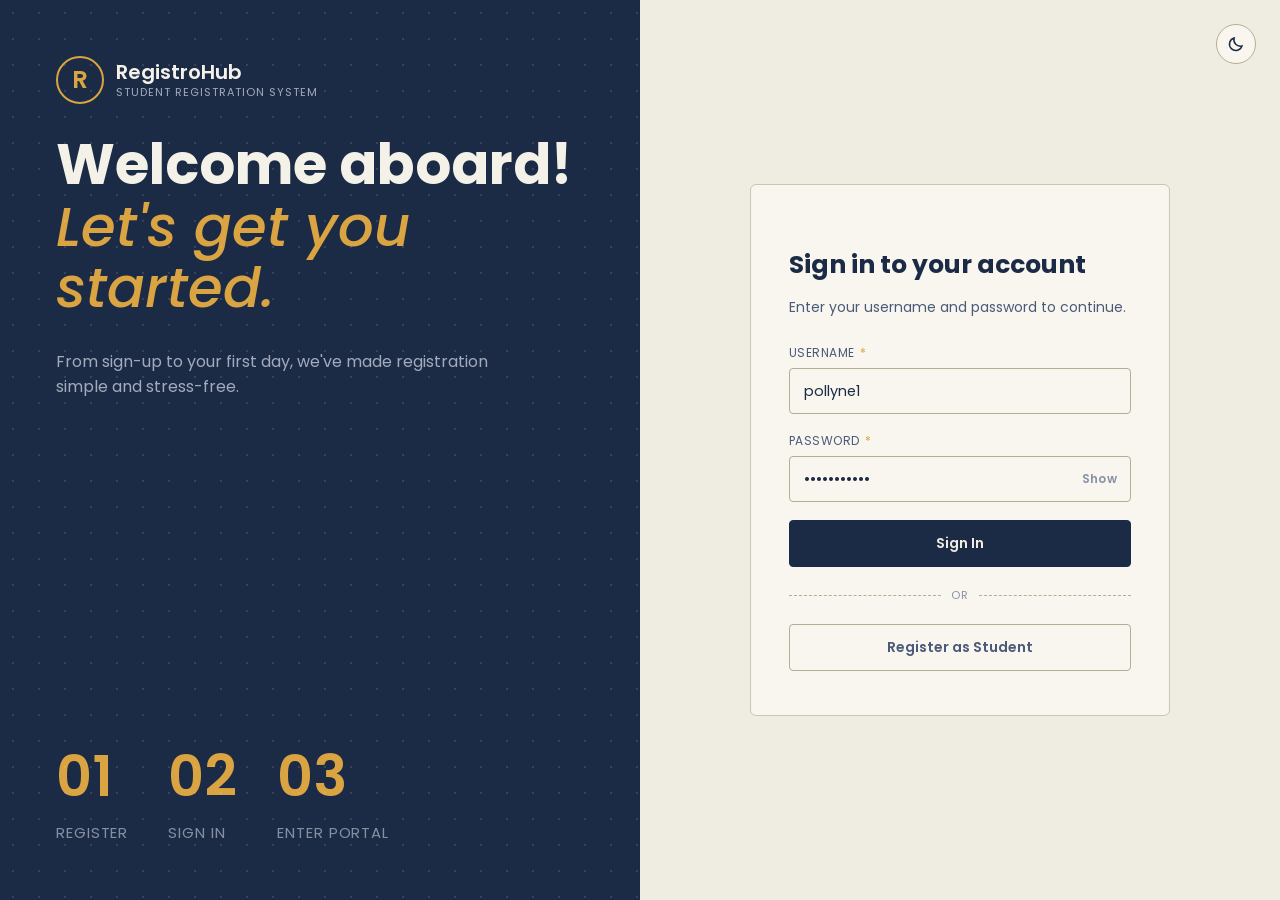
<file: Registrohub/index.html>
<!DOCTYPE html>
<html lang="en">

<head>
    <meta charset="UTF-8">
    <meta name="viewport" content="width=device-width, initial-scale=1.0">
    <title>Student Registration System</title>
    <link rel="stylesheet" href="style.css">
    <script src="theme.js"></script>
</head>

<body>

    <button id="theme-toggle-btn" class="theme-toggle theme-toggle-fixed" aria-label="Toggle theme"></button>

    <div class="login-shell">

        <section class="login-left">
            <div class="login-left-top">
                <div class="brand">
                    <span class="brand-mark">R</span>
                    <span class="brand-text">RegistroHub<small>STUDENT REGISTRATION SYSTEM</small></span>
                </div>
                <h1>Welcome aboard! <em>Let's get you started.</em></h1>
                <p>From sign-up to your first day, we've made registration simple and stress-free.</p>
            </div>
            <div class="hero-stats">
                <div class="hero-stat">
                    <div class="stat-value">01</div>
                    <div class="stat-label">REGISTER</div>
                </div>
                <div class="hero-stat">
                    <div class="stat-value">02</div>
                    <div class="stat-label">SIGN IN</div>
                </div>
                <div class="hero-stat">
                    <div class="stat-value">03</div>
                    <div class="stat-label">ENTER PORTAL</div>
                </div>
            </div>
        </section>

        <section class="login-right">
            <div class="card login-card">
                <div class="login-card-head">
                    <h2>Sign in to your account</h2>
                    <p>Enter your username and password to continue.</p>
                </div>

                <form class="loginform">
                    <div class="field">
                        <label for="username_input">Username <span class="req">*</span></label>
                        <input class="input" type="text" id="username_input" value="pollyne1" placeholder="Enter your username" required>
                    </div>

                    <div class="field">
                        <label for="password_input">Password <span class="req">*</span></label>
                        <div class="password-wrapper">
                            <input class="input" type="password" id="password_input" value="Poll1yne12!"   placeholder="••••••••••••" required>
                            <button type="button" id="toggle-password-btn" class="toggle-password-btn" aria-label="Show password">Show</button>
                        </div>
                    </div>

                    <button type="button" id="login-btn" class="btn btn-primary btn-block">Sign In</button>
                </form>

                <div class="divider-note">OR</div>

                <button type="button" id="reg-btn" class="btn btn-ghost btn-block">Register as Student</button>

                <h3 class="login-feedback" id="login-feedback"></h3>
            </div>
        </section>

    </div>

    <script src="login.js"></script>
</body>

</html>
</file>
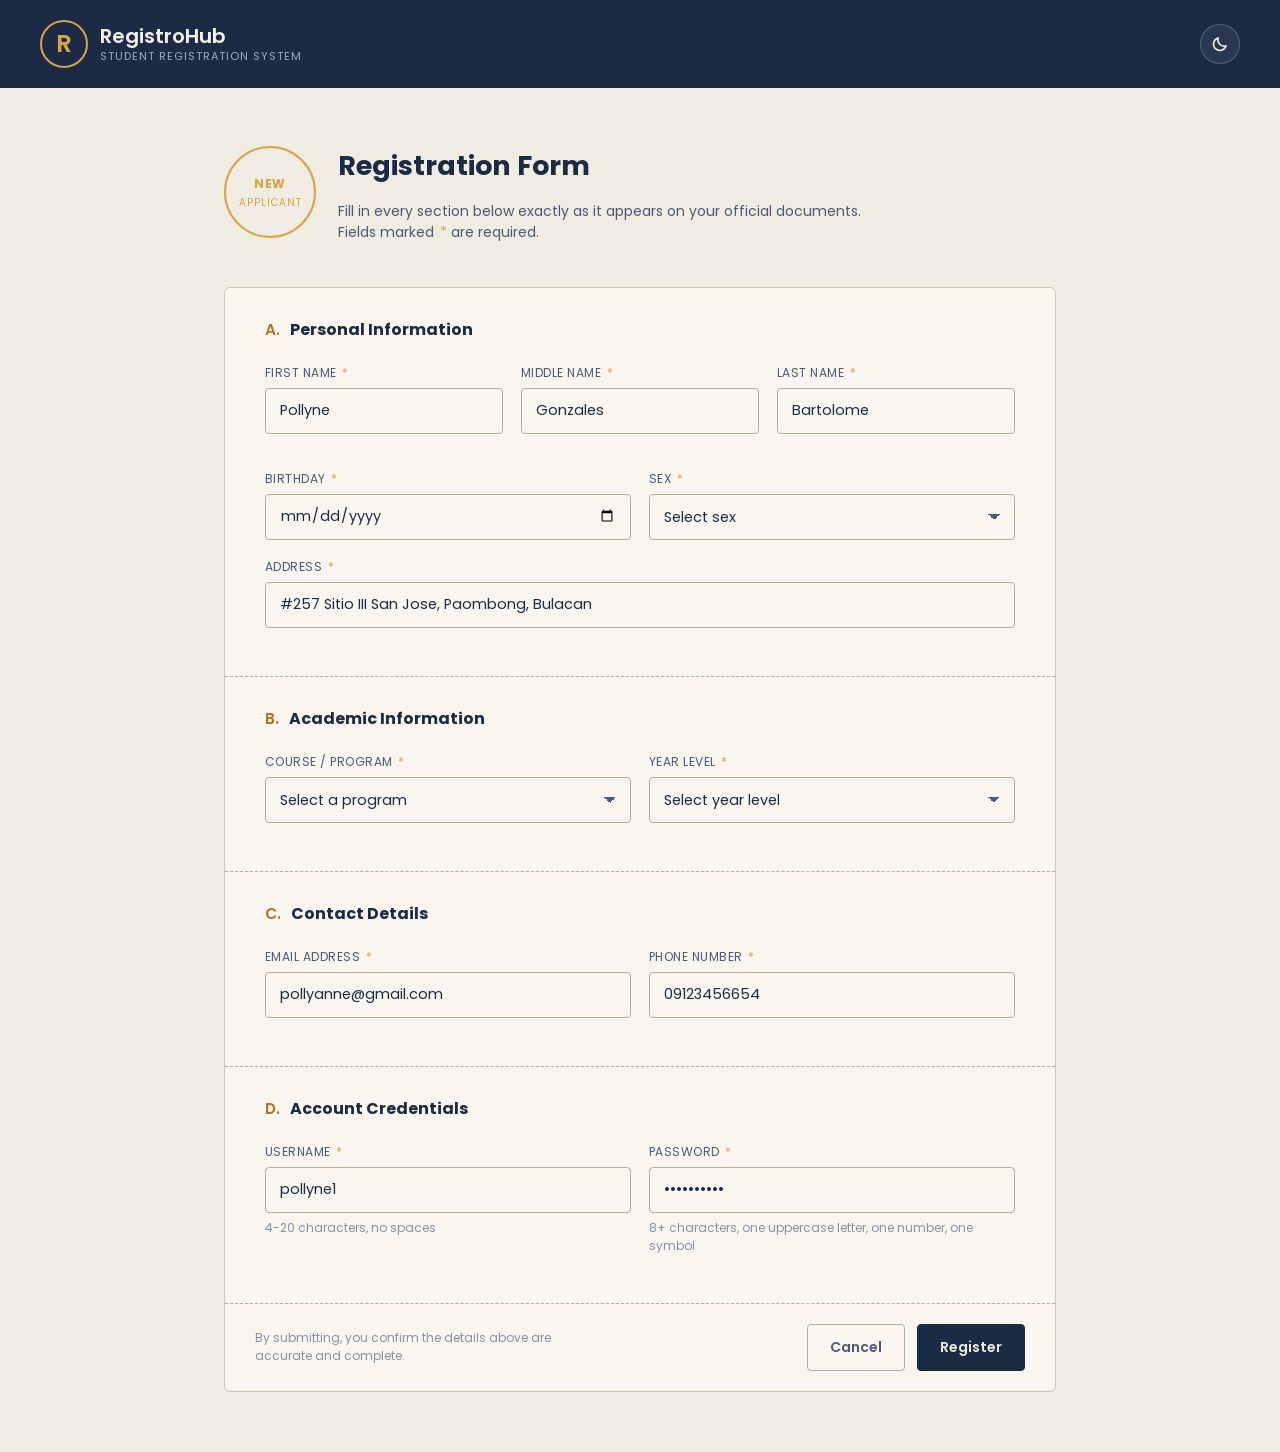
<file: Registrohub/registration.html>
<!DOCTYPE html>
<html lang="en">

<head>
    <meta charset="UTF-8">
    <meta name="viewport" content="width=device-width, initial-scale=1.0">
    <title>Student Registration System</title>
    <link rel="stylesheet" href="style.css">
    <script src="theme.js"></script>
</head>

<body>

    <div class="register-shell">

        <div class="register-topbar">
            <div class="brand">
                <span class="brand-mark">R</span>
                <span class="brand-text">RegistroHub<small>STUDENT REGISTRATION SYSTEM</small></span>
            </div>

            <button id="theme-toggle-btn" class="theme-toggle theme-toggle-on-panel" aria-label="Toggle theme"></button>
        </div>

        <div class="register-wrap">

            <div class="register-head">
                <div class="stamp">
                    <span class="stamp-main">NEW</span>
                    <span class="stamp-sub">APPLICANT</span>
                </div>
                <div>
                    <h1>Registration Form</h1>
                    <p>Fill in every section below exactly as it appears on your official documents. Fields marked
                        <span class="req">*</span> are required.
                    </p>
                </div>
            </div>

            <div class="card">
                <form id="reg-form">

                    <div class="form-section">
                        <div class="section-head">
                            <span class="section-letter">A.</span>
                            <h3>Personal Information</h3>
                        </div>

                        <div class="field-row field-row-3">
                            <div class="field">
                                <label for="fname">First Name <span class="req">*</span></label>
                                <input class="input" type="text" id="fname" value="Pollyne" placeholder="Juan" required>
                            </div>
                            <div class="field">
                                <label for="mname">Middle Name <span class="req">*</span></label>
                                <input class="input" type="text" value="Gonzales" id="mname" placeholder="Santos" required>
                            </div>
                            <div class="field">
                                <label for="lname">Last Name <span class="req">*</span></label>
                                <input class="input" type="text" id="lname" value="Bartolome" placeholder="Dela Cruz" required>
                            </div>
                        </div>

                        <div class="field-row">
                            <div class="field">
                                <label for="bdate">Birthday <span class="req">*</span></label>
                                <input class="input" type="date" id="bdate" required>
                            </div>
                            <div class="field">
                                <label for="sex">Sex <span class="req">*</span></label>
                                <select class="input" id="sex" required>
                                    <option value="">Select sex</option>
                                    <option value="Male">Male</option>
                                    <option value="Female">Female</option>
                                </select>
                            </div>
                        </div>

                        <div class="field">
                            <label for="address">Address <span class="req">*</span></label>
                            <input class="input" type="text" id="address" value="#257 Sitio III San Jose, Paombong, Bulacan"
                                placeholder="House No., Street, Barangay, City, Province" required>
                        </div>
                    </div>

                    <div class="form-section">
                        <div class="section-head">
                            <span class="section-letter">B.</span>
                            <h3>Academic Information</h3>
                        </div>

                        <div class="field-row">
                            <div class="field">
                                <label for="course">Course / Program <span class="req">*</span></label>
                                <select class="input" id="course" required>
                                    <option value="">Select a program</option>
                                    <option value="Bachelor of Science in Information Technology">BS Information
                                        Technology</option>
                                    <option value="Bachelor of Science in Medical Technology">BS Medical Technology
                                    </option>
                                    <option value="Bachelor of Science in Business Administration">BS Business
                                        Administration</option>
                                </select>
                            </div>
                            <div class="field">
                                <label for="yrlvl">Year Level <span class="req">*</span></label>
                                <select class="input" id="yrlvl" required>
                                    <option value="">Select year level</option>
                                    <option value="1st Year">1st Year</option>
                                    <option value="2nd Year">2nd Year</option>
                                    <option value="3rd Year">3rd Year</option>
                                    <option value="4th Year">4th Year</option>
                                </select>
                            </div>
                        </div>
                    </div>

                    <div class="form-section">
                        <div class="section-head">
                            <span class="section-letter">C.</span>
                            <h3>Contact Details</h3>
                        </div>

                        <div class="field-row">
                            <div class="field">
                                <label for="email">Email Address <span class="req">*</span></label>
                                <input class="input" value="pollyanne@gmail.com" type="email" id="email" placeholder="juandelacruz@gmail.com"
                                    required>
                            </div>
                            <div class="field">
                                <label for="contact">Phone Number <span class="req">*</span></label>
                                <input class="input" type="tel" id="contact" pattern="09[0-9]{9}"
                                    placeholder="09XXXXXXXXX" value="09123456654" required>
                            </div>
                        </div>
                    </div>

                    <div class="form-section">
                        <div class="section-head">
                            <span class="section-letter">D.</span>
                            <h3>Account Credentials</h3>
                        </div>

                        <div class="field-row">
                            <div class="field">
                                <label for="username">Username <span class="req">*</span></label>
                                <input class="input" type="text" id="username" value="pollyne1" placeholder="Enter your username"
                                    required>
                                <p class="field-hint">4-20 characters, no spaces</p>
                            </div>
                            <div class="field">
                                <label for="password">Password <span class="req">*</span></label>
                                <input class="input" type="password" value="Pollyne12!" id="password" placeholder="••••••••••••" required>
                                <p class="field-hint">8+ characters, one uppercase letter, one number, one symbol</p>
                            </div>
                        </div>
                    </div>

                    <div class="form-actions">
                        <p class="field-hint">By submitting, you confirm the details above are accurate and
                            complete.</p>
                        <div class="form-actions-buttons">
                            <button type="button" id="back-to-login" class="btn btn-ghost">Cancel</button>
                            <button type="submit" id="submit-registration" class="btn btn-primary">Register</button>
                        </div>
                    </div>

                </form>
            </div>

        </div>
    </div>

    <script src="register.js"></script>
</body>

</html>
</file>
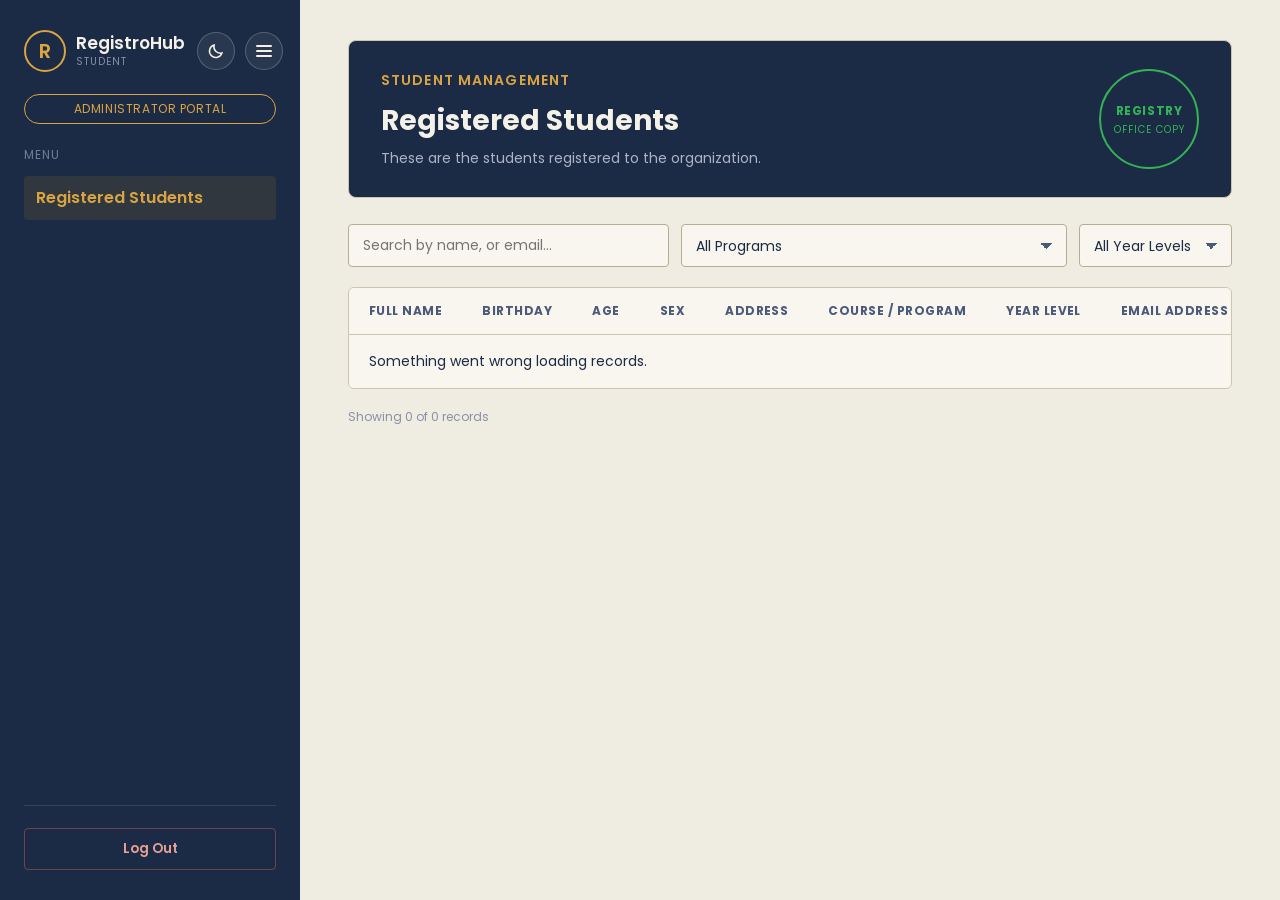
<file: Registrohub/Admin/admin_view.html>
<!DOCTYPE html>
<html lang="en">

<head>
    <meta charset="UTF-8">
    <meta name="viewport" content="width=device-width, initial-scale=1.0">
    <title>Student Registration System</title>
    <link rel="stylesheet" href="../portal.css">
    <script src="../theme.js"></script>
</head>

<body>

    <div class="admin-shell">

        <aside class="admin-sidebar">
            <div class="sidebar-top">
                <div class="brand">
                    <span class="brand-mark">R</span>
                    <span class="brand-text">RegistroHub<small>STUDENT</small></span>
                </div>
                <div class="sidebar-top-actions">
                    <button id="theme-toggle-btn" class="theme-toggle theme-toggle-on-panel"></button>
                    <button id="sidebar-toggle-btn" class="theme-toggle theme-toggle-on-panel sidebar-toggle-btn">
                        <span class="bar"></span>
                        <span class="bar"></span>
                        <span class="bar"></span>
                    </button>
                </div>
            </div>

            <span class="badge">ADMINISTRATOR PORTAL</span>

            <nav class="admin-menu">
                <span class="menu-label">Menu</span>
                
                <a href="#" class="menu-item active">Registered Students</a>
                
            </nav>

            <button id="logout-btn" class="btn btn-ghost btn-block">Log Out</button>
        </aside>

        <main class="admin-main">

            <div class="admin-topline">
                <div>
                    <span class="eyebrow">Student Management</span>
                    <h1>Registered Students</h1>
                    <p>These are the students registered to the organization.</p>
                </div>

                <div class="stamp">
                    <span class="stamp-main">REGISTRY</span>
                    <span class="stamp-sub">OFFICE COPY</span>
                </div>
            </div>

            <div class="toolbar">
                <input id="search-input" class="input search-input" type="text" placeholder="Search by name, or email...">
                <select id="program-filter" class="input">
                    <option value="">All Programs</option>
                    <option>Bachelor of Science in Information Technology</option>
                    <option>Bachelor of Science in Medical Technology</option>
                    <option>Bachelor of Science in Business Administration</option>
                </select>
                <select id="year-filter" class="input">
                    <option value="">All Year Levels</option>
                    <option>1st Year</option>
                    <option>2nd Year</option>
                    <option>3rd Year</option>
                    <option>4th Year</option>
                </select>
            </div>

            <div class="table-wrap">
                <table class="student-table">
                    <thead>
                        <tr>
                            <th>Full Name</th>
                            <th>Birthday</th>
                            <th>Age</th>
                            <th>Sex</th>
                            <th>Address</th>
                            <th>Course / Program</th>
                            <th>Year Level</th>
                            <th>Email Address</th>
                            <th>Phone</th>
                            <th>Action</th>
                        </tr>
                    </thead>
                    <tbody id="students-tbody">
                        <tr><td colspan="10">Loading records...</td></tr>
                    </tbody>
                </table>
            </div>

            <div class="pagination-row">
                <span id="recordCount" class="field-hint">Showing 0 of 0 records</span>
            </div>

        </main>
    </div>

    <div id="toast" class="toast">
        <h3>Are you sure you want to logout?</h3>
        <div class="toast-actions">
            <button id="confirm-logout-btn" class="btn btn-primary">Logout</button>
            <button id="cancel-btn" class="btn btn-ghost">Cancel</button>
        </div>
    </div>

    <script src="admin_view.js"></script>
</body>

</html>
</file>
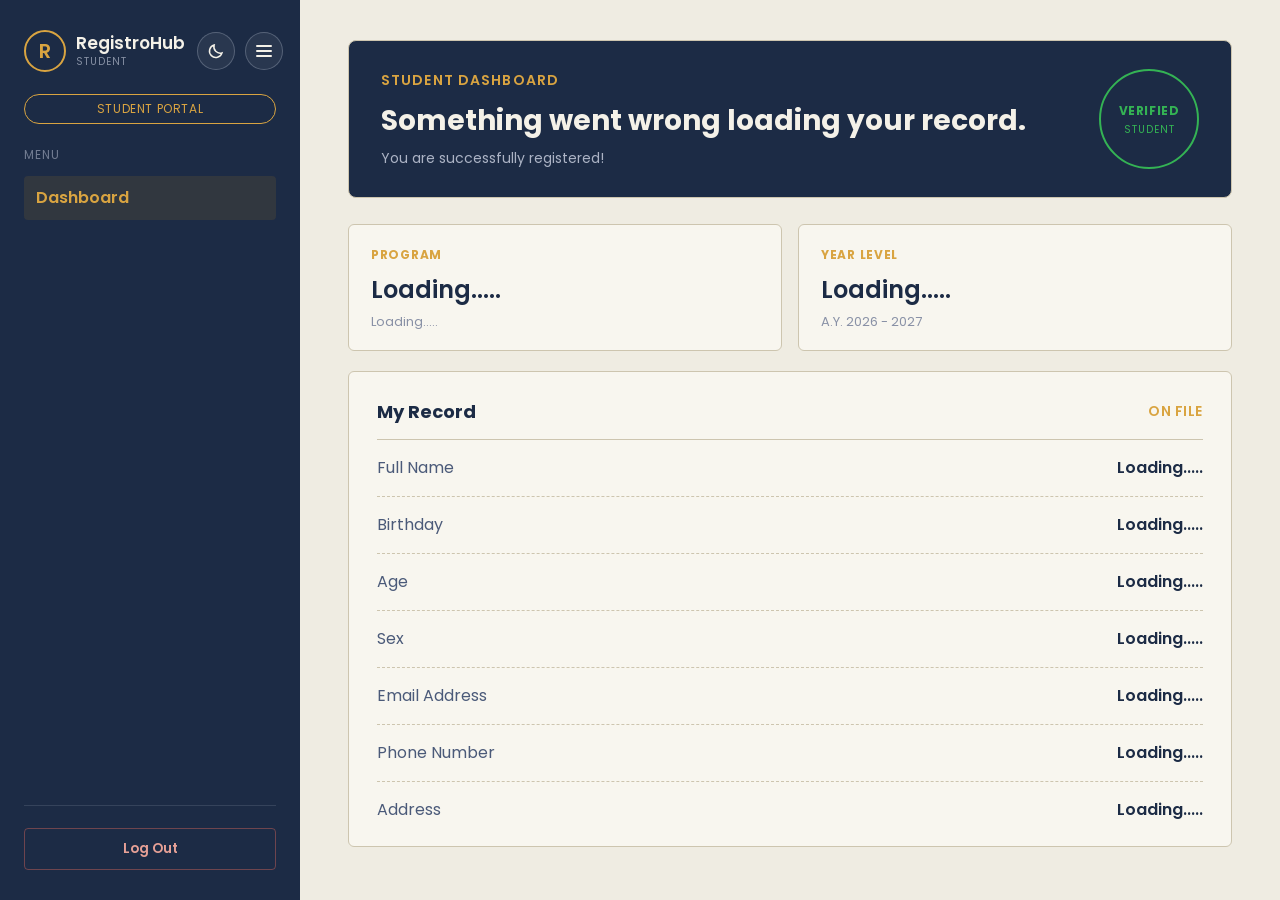
<file: Registrohub/Student/student_view.html>
<!DOCTYPE html>
<html lang="en">

<head>
    <meta charset="UTF-8">
    <meta name="viewport" content="width=device-width, initial-scale=1.0">
    <title>Student Registration System</title>
    <link rel="stylesheet" href="../portal.css">
    <script src="../theme.js"></script>
</head>

<body>

    <div class="admin-shell">

        <aside class="admin-sidebar">
            <div class="sidebar-top">
                <div class="brand">
                    <span class="brand-mark">R</span>
                    <span class="brand-text" >RegistroHub<small>STUDENT</small></span>
                </div>
                <div class="sidebar-top-actions">
                    <button id="theme-toggle-btn" class="theme-toggle theme-toggle-on-panel"></button>
                    <button id="sidebar-toggle-btn" class="theme-toggle theme-toggle-on-panel sidebar-toggle-btn">
                        <span class="bar"></span>
                        <span class="bar"></span>
                        <span class="bar"></span>
                    </button>
                </div>
            </div>

            <span class="badge">STUDENT PORTAL</span>

            <nav class="admin-menu">
                <span class="menu-label">Menu</span>
                <a href="#" class="menu-item active">Dashboard</a>
                
            </nav>

            <button id="logout-btn" class="btn btn-ghost btn-block">Log Out</button>
        </aside>

        <main class="admin-main">

            <div class="admin-topline">
                <div>
                    <span class="eyebrow">Student Dashboard</span>
                    <h1 id = "heading-name">Loading.....</h1>
                    <p>You are successfully registered!</p>
                </div>

                <div class="stamp">
                    <span class="stamp-main">VERIFIED</span>
                    <span class="stamp-sub">STUDENT</span>
                </div>
            </div>

            <div class="stats-row">
                <div class="stat-card">
                    <span class="stat-label">Program</span>
                    <div class="stat-value" id = "course-title">Loading.....</div>
                    <span class="stat-sub" id = "bachelor-title">Loading.....</span>
                </div>
                <div class="stat-card">
                    <span class="stat-label">Year Level</span>
                    <div class="stat-value" id = "year-level">Loading.....</div>
                    <span class="stat-sub">A.Y. 2026 - 2027</span>
                </div>
            </div>

            <div class="record-card">
                <div class="record-card-head">
                    <h2>My Record</h2>
                    <span class="field-hint">ON FILE</span>
                </div>

                <div class="record-row">
                    <span class="record-label">Full Name</span>
                    <span class="record-value" id = "student-fullName">Loading.....</span>
                </div>
                <div class="record-row">
                    <span class="record-label">Birthday</span>
                    <span class="record-value" id = "studentBirthday">Loading.....</span>
                </div>
                <div class="record-row">
                    <span class="record-label">Age</span>
                    <span class="record-value" id = "studentAge">Loading.....</span>
                </div>
                <div class="record-row">
                    <span class="record-label">Sex</span>
                    <span class="record-value" id = "studentSex">Loading.....</span>
                </div>
                <div class="record-row">
                    <span class="record-label">Email Address</span>
                    <span class="record-value" id = "studentEmail">Loading.....</span>
                </div>
                <div class="record-row">
                    <span class="record-label">Phone Number</span>
                    <span class="record-value" id = "student-phoneNumber">Loading.....</span>
                </div>
                <div class="record-row">
                    <span class="record-label">Address</span>
                    <span class="record-value" id = "student-address">Loading.....</span>
                </div>
            </div>

        </main>
    </div>

    <div id="toast" class="toast">
        <h3>Are you sure you want to logout?</h3>
        <div class="toast-actions">
            <button id="confirm-logout-btn" class="btn btn-primary">Logout</button>
            <button id="cancel-btn" class="btn btn-ghost">Cancel</button>
        </div>
    </div>

    <script src="student_view.js"></script>
</body>

</html>
</file>
<file: Registrohub/style.css>
@import url('https://fonts.googleapis.com/css2?family=Poppins:wght@300;400;500;600;700&display=swap');

:root {
    --paper: #EFECE2;
    --paper-raised: #F8F6EF;
    --ink: #1C2B45;
    --ink-soft: #4B5A79;
    --ink-faint: #8991A6;
    --line: #CDC5AF;
    --line-strong: #B6AD93;
    --gold: #D9A441;
    --gold-ink: #A8781F;

    --panel: #1C2B45;
    --panel-raised: rgba(255, 255, 255, 0.06);
    --panel-text: #F4F1E8;
    --panel-text-soft: rgba(220, 225, 240, 0.7);
    --panel-text-faint: rgba(220, 225, 240, 0.55);
    --panel-border: rgba(220, 225, 240, 0.25);

    color-scheme: light;
}

[data-theme="dark"] {
    --paper: #14171E;
    --paper-raised: #1D212C;
    --ink: #ECE9DF;
    --ink-soft: #B9BECD;
    --ink-faint: #82869A;
    --line: #323752;
    --line-strong: #454B6B;
    --gold: #E9B865;
    --gold-ink: #F1C98A;
    --panel: #1D212C;
    color-scheme: dark;
}

* {
    box-sizing: border-box;
}

body {
    margin: 0;
    min-height: 100vh;
    background: var(--paper);
    color: var(--ink);
    font-family: 'Poppins', sans-serif;
    font-size: 15.5px;
    line-height: 1.5;
    transition: background-color 0.2s ease, color 0.2s ease;
}

/* THEME TOGGLE BUTTON START */

.theme-toggle {
    display: inline-flex;
    align-items: center;
    justify-content: center;
    width: 40px;
    height: 40px;
    border-radius: 50%;
    border: 1.5px solid var(--line-strong);
    background: var(--paper-raised);
    color: var(--ink);
    cursor: pointer;
    padding: 0;
    flex-shrink: 0;
    transition: all 0.2s ease;
}

.theme-toggle:hover {
    border-color: var(--gold);
    color: var(--gold-ink);
}

.theme-toggle-fixed {
    position: fixed;
    top: 24px;
    right: 24px;
    z-index: 100;
}

.theme-toggle-on-panel {
    background: var(--panel-raised);
    border-color: var(--panel-border);
    color: var(--panel-text);
}

.theme-toggle-on-panel:hover {
    border-color: var(--gold);
    color: var(--gold);
    background: rgba(255, 255, 255, 0.1);
}

/* THEME TOGGLE BUTTON END */

/* LOGIN LEFT PANEL START */

.login-shell {
    min-height: 100vh;
    display: grid;
    grid-template-columns: 1fr 1fr;
}

.login-left {
    background: var(--panel);
    color: var(--panel-text);
    padding: 56px;
    display: flex;
    flex-direction: column;
    justify-content: space-between;
    position: relative;
    overflow: hidden;
}

.login-left-top h1 {
    font-size: 56px;
    color: var(--panel-text);
    line-height: 1.1;
    margin: 30px 0;
    max-width: 9.5em;
}

.login-left-top h1 em {
    color: var(--gold);
    font-style: italic;
    font-weight: 500;
}

.login-left-top p {
    font-size: 16px;
    color: var(--panel-text-soft);
    max-width: 30em;
    line-height: 1.6;
}

.login-left::before {
    content: "";
    position: absolute;
    inset: 0;
    background-image: radial-gradient(rgba(243, 241, 251, 0.12) 1.4px, transparent 1.4px);
    background-size: 26px 26px;
    pointer-events: none;
}

.brand {
    display: flex;
    align-items: center;
    gap: 12px;
}

.brand-mark {
    width: 48px;
    height: 48px;
    border: 2px solid var(--gold);
    border-radius: 50%;
    display: flex;
    align-items: center;
    justify-content: center;
    font-weight: 600;
    font-size: 24px;
    color: var(--gold);
    flex-shrink: 0;
}

.brand-text {
    font-size: 20px;
    font-weight: 600;
    color: var(--panel-text);
    line-height: 1.15;
}

.brand-text small {
    display: block;
    font-size: 11px;
    letter-spacing: 1px;
    color: var(--panel-text-soft);
    font-weight: 400;
    margin-top: 2px;
}

.hero-stats {
    display: flex;
    gap: 40px;
}

.hero-stat .stat-value {
    font-size: 56px;
    font-weight: 600;
    color: var(--gold);
}

.hero-stat .stat-label {
    font-size: 15px;
    letter-spacing: .06em;
    color: var(--panel-text-faint);
    margin-top: 3px;
}

/* LOGIN LEFT PANEL END */

/* LOGIN RIGHT PANEL START */

.login-right {
    display: flex;
    align-items: center;
    justify-content: center;
    padding: 40px;
}

.card {
    background: var(--paper-raised);
    border: 1px solid var(--line);
    border-radius: 6px;
}

.login-card {
    width: 100%;
    max-width: 420px;
    padding: 40px 38px 34px;
}

.login-card-head {
    margin-bottom: 26px;
}

.login-card-head h2 {
    font-size: 25px;
    margin-bottom: 6px;
}

.login-card-head p {
    color: var(--ink-soft);
    font-size: 14px;
}

.divider-note {
    display: flex;
    align-items: center;
    gap: 10px;
    margin: 20px 0;
    font-size: 11px;
    color: var(--ink-faint);
    letter-spacing: 1px;
}

.divider-note::before,
.divider-note::after {
    content: "";
    flex: 1;
    border-top: 1px dashed var(--line-strong);
}

.login-feedback {
    margin: 20px 0 -10px;
    text-align: center;
    font-size: 14px;
    font-weight: 600;
}

/* LOGIN RIGHT PANEL END */

/* BUTTONS AND INPUT FIELD START */

.btn {
    display: inline-flex;
    align-items: center;
    justify-content: center;
    padding: 12px 22px;
    border-radius: 4px;
    border: 1.5px solid transparent;
    font-family: inherit;
    font-weight: 600;
    font-size: 14px;
    cursor: pointer;
    text-decoration: none;
    transition: all 0.2s ease;
}

.btn-primary {
    background: var(--ink);
    color: var(--paper);
    border-color: var(--ink);
}

.btn-primary:hover {
    background: var(--gold-ink);
    border-color: var(--gold-ink);
}

.btn-ghost {
    background: transparent;
    color: var(--ink-soft);
    border-color: var(--line-strong);
}

.btn-ghost:hover {
    border-color: var(--ink-soft);
    color: var(--ink);
}

.btn-block {
    width: 100%;
}

.field {
    display: flex;
    flex-direction: column;
    gap: 6px;
    margin-bottom: 18px;
}

.field label {
    font-size: 12px;
    letter-spacing: .04em;
    text-transform: uppercase;
    color: var(--ink-soft);
}

.input {
    width: 100%;
    height: 46px;
    padding: 12px 14px;
    background: var(--paper-raised);
    border: 1.5px solid var(--line-strong);
    border-radius: 4px;
    color: var(--ink);
    font-family: inherit;
    font-size: 14.5px;
    transition: border-color 0.2s ease;
}

.input::placeholder {
    color: var(--ink-faint);
}

.input:focus {
    border-color: var(--gold);
    outline: none;
}

.req {
    color: var(--gold);
    margin-left: 2px;
}

.password-wrapper {
    position: relative;
    display: flex;
    align-items: center;
}

.password-wrapper .input {
    padding-right: 60px;
}

.toggle-password-btn {
    position: absolute;
    right: 14px;
    background: none;
    border: none;
    padding: 0;
    font-family: inherit;
    font-size: 12px;
    font-weight: 600;
    letter-spacing: .03em;
    color: var(--ink-faint);
    cursor: pointer;
    transition: color 0.2s ease;
}

.toggle-password-btn:hover {
    color: var(--gold-ink);
}

select.input {
    appearance: none;
    -webkit-appearance: none;
    -moz-appearance: none;
    background-image:
        linear-gradient(45deg, transparent 50%, var(--ink-soft) 50%),
        linear-gradient(135deg, var(--ink-soft) 50%, transparent 50%);
    background-position:
        right 20px center,
        right 14px center;
    background-size: 6px 6px;
    background-repeat: no-repeat;
    padding-right: 40px;
}

/* BUTTONS AND INPUT FIELD END */

/* REGISTER PAGE START */

.register-shell {
    min-height: 100vh;
    padding-bottom: 60px;
}

.register-topbar {
    background: var(--panel);
    padding: 20px 40px;
    display: flex;
    align-items: center;
    justify-content: space-between;
    gap: 16px;
}

.register-wrap {
    max-width: 880px;
    margin: 0 auto;
    padding: 40px 24px 0;
}

/* REGISTER HEAD AND STAMP START */

.register-head {
    display: flex;
    align-items: center;
    gap: 22px;
    margin-bottom: 30px;
}

.register-head h1 {
    font-size: 27px;
    margin-bottom: 6px;
}

.register-head p {
    color: var(--ink-soft);
    font-size: 14px;
    max-width: 40em;
}

.stamp {
    --stamp-color: var(--gold);
    width: 92px;
    height: 92px;
    border: 2.5px solid var(--stamp-color);
    border-radius: 50%;
    display: flex;
    flex-direction: column;
    align-items: center;
    justify-content: center;
    text-align: center;
    color: var(--stamp-color);
    flex-shrink: 0;
}

.stamp-main {
    font-size: 12px;
    font-weight: 700;
    letter-spacing: .05em;
}

.stamp-sub {
    font-size: 10px;
    letter-spacing: .1em;
    margin-top: 2px;
}

/* REGISTER HEAD AND STAMP END */

/* REGISTER FORM START */

.form-section {
    padding: 30px 40px;
}

.form-section+.form-section {
    border-top: 1px dashed var(--line-strong);
}

.section-head {
    display: flex;
    align-items: baseline;
    gap: 10px;
    margin-bottom: 22px;
}

.section-letter {
    font-weight: 600;
    color: var(--gold-ink);
}

.section-head h3 {
    font-size: 16px;
    margin: 0;
}

.field-row {
    display: grid;
    grid-template-columns: 1fr 1fr;
    gap: 18px;
}

.field-row-3 {
    grid-template-columns: 1fr 1fr 1fr;
    margin-bottom: 18px;
}

.field-hint {
    font-size: 12px;
    color: var(--ink-faint);
    margin: 0;
}

/* FOOTER BUTTONS */
.form-actions {
    padding: 20px 30px;
    display: flex;
    align-items: center;
    justify-content: space-between;
    gap: 16px;
    flex-wrap: wrap;
    border-top: 1px dashed var(--line-strong);
}

.form-actions .field-hint {
    max-width: 26em;
}

.form-actions-buttons {
    display: flex;
    gap: 12px;
}

/* REGISTER FORM END */

/* FOR RESPONSIVENESS */

@media (max-width: 980px) {
    .login-shell {
        grid-template-columns: 1fr;
    }

    .login-left {
        display: none;
    }
}

@media (max-width: 640px) {

    .field-row,
    .field-row-3 {
        grid-template-columns: 1fr;
    }

    .form-section {
        padding: 24px 20px;
    }

    .register-head {
        flex-direction: column;
        align-items: flex-start;
    }

    .form-actions {
        padding: 22px 20px;
        flex-direction: column;
        align-items: stretch;
    }

    .form-actions-buttons {
        width: 100%;
    }

    .form-actions-buttons .btn {
        flex: 1 1 0;
    }

    .register-topbar {
        padding: 16px 20px;
    }
}

@media (max-width: 480px) {
    .theme-toggle-fixed {
        top: 16px;
        right: 16px;
        width: 36px;
        height: 36px;
    }

    .form-actions-buttons {
        flex-direction: column;
    }

    .form-actions-buttons .btn {
        width: 100%;
    }
}
</file>
<file: Registrohub/portal.css>
@import url('https://fonts.googleapis.com/css2?family=Poppins:wght@300;400;500;600;700&display=swap');

:root {
    --paper: #EFECE2;
    --paper-raised: #F8F6EF;
    --ink: #1C2B45;
    --ink-soft: #4B5A79;
    --ink-faint: #8991A6;
    --line: #CDC5AF;
    --line-strong: #B6AD93;
    --gold: #D9A441;
    --gold-ink: #A8781F;
    --seal: #9C3B2E;
    --green: #34b354;
    --panel: #1C2B45;
    --panel-raised: rgba(255, 255, 255, 0.06);
    --panel-text: #F4F1E8;
    --panel-text-soft: rgba(220, 225, 240, 0.75);
    --panel-text-faint: rgba(220, 225, 240, 0.55);
    --panel-border: rgba(220, 225, 240, 0.25);
    color-scheme: light;
}

[data-theme="dark"] {
    --paper: #14171E;
    --paper-raised: #1D212C;
    --ink: #ECE9DF;
    --ink-soft: #B9BECD;
    --ink-faint: #82869A;
    --line: #323752;
    --line-strong: #454B6B;
    --gold: #E9B865;
    --gold-ink: #F1C98A;
    --seal: #E2776A;
    --green: #4ADE80;
    --panel: #1D212C;
    color-scheme: dark;
}

* {
    box-sizing: border-box;
}

body {
    margin: 0;
    min-height: 100vh;
    background: var(--paper);
    color: var(--ink);
    font-family: 'Poppins', sans-serif;
    font-size: 15px;
    line-height: 1.5;
    transition: background-color 0.2s ease, color 0.2s ease;
}

/* BUTTONS AND INPUT FIELD START */

.btn {
    display: inline-flex;
    align-items: center;
    justify-content: center;
    padding: 10px 18px;
    border-radius: 4px;
    border: 1.5px solid transparent;
    font-family: inherit;
    font-weight: 600;
    font-size: 13.5px;
    cursor: pointer;
    transition: all 0.2s ease;
}

.btn-primary {
    background: var(--ink);
    color: var(--paper);
    border-color: var(--ink);
}

.btn-primary:hover {
    background: var(--gold-ink);
    border-color: var(--gold-ink);
}

.btn-ghost {
    background: transparent;
    color: var(--seal);
    border-color: var(--seal);
}

.btn-ghost:hover {
    background: var(--seal);
    border-color: var(--seal);
    color: var(--paper-raised);
}

#cancel-btn {
    background: transparent;
    color: var(--ink-soft);
    border-color: var(--line-strong);
}

#cancel-btn:hover {
    border-color: var(--seal);
    color: var(--seal);
}

#logout-btn {
    background: transparent;
    color: rgb(230, 160, 150);
    border-color: rgba(210, 100, 90, 0.45);
}

#logout-btn:hover {
    border-color: rgba(210, 110, 100, 0.65);
    background: rgba(190, 80, 70, 0.15);
}

.btn-block {
    width: 100%;
}

.btn-small {
    padding: 6px 12px;
    font-size: 12px;
}

.input {
    padding: 10px 14px;
    background: var(--paper-raised);
    border: 1.5px solid var(--line-strong);
    border-radius: 4px;
    color: var(--ink);
    font-family: inherit;
    font-size: 14px;
    min-width: 0;
}

.input:focus {
    border-color: var(--gold);
    outline: none;
}

select.input {
    appearance: none;
    -webkit-appearance: none;
    -moz-appearance: none;
    background-image:
        linear-gradient(45deg, transparent 50%, var(--ink-soft) 50%),
        linear-gradient(135deg, var(--ink-soft) 50%, transparent 50%);
    background-position:
        right 20px center,
        right 14px center;
    background-size: 6px 6px;
    background-repeat: no-repeat;
    padding-right: 40px;
}

/* BUTTONS AND INPUT FIELD END */

/* SIDEBAR START */

.admin-shell {
    min-height: 100vh;
    display: grid;
    grid-template-columns: 300px 1fr;
}

.admin-sidebar {
    background: var(--panel);
    color: var(--panel-text);
    padding: 30px 24px;
    display: flex;
    flex-direction: column;
    gap: 22px;
    position: sticky;
    top: 0;
    height: 100vh;
    overflow-y: auto;
}

.sidebar-top {
    display: flex;
    align-items: center;
    justify-content: space-between;
    gap: 12px;
}

.sidebar-top-actions {
    display: flex;
    align-items: center;
    gap: 10px;
}

/* SIDEBAR TOGGLE BUTTON */
.sidebar-toggle-btn {
    display: flex;
    flex-direction: column;
    justify-content: center;
    gap: 3px;
}

.sidebar-toggle-btn .bar {
    display: block;
    width: 16px;
    height: 2px;
    border-radius: 2px;
    background: currentColor;
}

/* SIDEBAR COLLAPSE STATE */
.admin-shell {
    transition: grid-template-columns 0.3s ease;
}

.admin-shell.sidebar-collapsed {
    grid-template-columns: 76px 1fr;
}

.admin-sidebar {
    transition: padding 0.3s ease, width 0.3s ease;
    overflow-x: hidden;
}

.admin-shell.sidebar-collapsed .admin-sidebar {
    padding: 30px 14px;
}

.admin-shell.sidebar-collapsed .sidebar-top {
    flex-direction: column;
    gap: 16px;
}

.admin-shell.sidebar-collapsed .sidebar-top-actions {
    flex-direction: column;
    gap: 16px;
}

.admin-shell.sidebar-collapsed .brand-text,
.admin-shell.sidebar-collapsed .badge,
.admin-shell.sidebar-collapsed .admin-menu,
.admin-shell.sidebar-collapsed #logout-btn {
    display: none;
}

.admin-main {
    padding: 40px 48px;
    min-width: 0;
}

.brand {
    display: flex;
    align-items: center;
    gap: 10px;
}

.brand-mark {
    width: 42px;
    height: 42px;
    border: 2px solid var(--gold);
    border-radius: 50%;
    display: flex;
    align-items: center;
    justify-content: center;
    font-weight: 600;
    font-size: 20px;
    color: var(--gold);
    flex-shrink: 0;
}

.brand-text {
    font-size: 17px;
    font-weight: 600;
    color: var(--panel-text);
    line-height: 1.15;
}

.brand-text small {
    display: block;
    font-size: 10px;
    letter-spacing: 1px;
    color: var(--panel-text-faint);
    font-weight: 400;
    margin-top: 2px;
}

.badge {
    display: flex;
    align-items: center;
    justify-content: center;
    padding: 5px 12px;
    border: 1px solid var(--gold);
    border-radius: 20px;
    font-size: 12px;
    letter-spacing: .05em;
    color: var(--gold);
}

.admin-menu {
    display: flex;
    flex-direction: column;
    gap: 4px;
    flex-grow: 1;
    border-bottom: 1px solid rgba(230, 233, 245, 0.12);
}

.menu-label {
    font-size: 12px;
    letter-spacing: .08em;
    text-transform: uppercase;
    color: rgba(220, 225, 240, 0.45);
    margin-bottom: 8px;
}

.menu-item {
    padding: 10px 12px;
    border-radius: 4px;
    color: rgba(220, 225, 240, 0.75);
    text-decoration: none;
    font-size: 16px;
}

.menu-item:hover {
    background: rgba(255, 255, 255, 0.05);
}

.menu-item.active {
    background: rgba(168, 120, 31, 0.15);
    color: var(--gold);
    font-weight: 600;
}

/* SIDEBAR END */

/* THEME TOGGLE BUTTON START */

.theme-toggle {
    display: inline-flex;
    align-items: center;
    justify-content: center;
    width: 38px;
    height: 38px;
    border-radius: 50%;
    border: 1.5px solid var(--line-strong);
    background: var(--paper-raised);
    color: var(--ink);
    cursor: pointer;
    padding: 0;
    flex-shrink: 0;
    transition: all 0.2s ease;
}

.theme-toggle:hover {
    border-color: var(--gold);
    color: var(--gold-ink);
}

.theme-toggle-on-panel {
    background: var(--panel-raised);
    border-color: var(--panel-border);
    color: var(--panel-text);
}

.theme-toggle-on-panel:hover {
    border-color: var(--gold);
    color: var(--gold);
    background: rgba(255, 255, 255, 0.1);
}

/* THEME TOGGLE BUTTON END */

/* PAGE HEADER START */

.admin-topline {
    display: flex;
    align-items: flex-start;
    justify-content: space-between;
    gap: 20px;
    margin-bottom: 26px;
    background: var(--panel);
    color: var(--panel-text);
    padding: 28px 32px;
    border-radius: 8px;
    border: 1px solid var(--line);
}

.admin-topline .eyebrow {
    font-size: 14px;
    letter-spacing: .08em;
    text-transform: uppercase;
    color: var(--gold);
    font-weight: 600;
}

.admin-topline h1 {
    font-size: 28px;
    margin: 8px 0 6px;
}

.admin-topline p {
    color: var(--panel-text-soft);
    font-size: 14px;
    margin: 0;
}

.stamp {
    width: 100px;
    height: 100px;
    border: 2px solid var(--green);
    border-radius: 50%;
    display: flex;
    flex-direction: column;
    align-items: center;
    justify-content: center;
    text-align: center;
    color: var(--green);
    flex-shrink: 0;
}

.stamp-main {
    font-size: 12px;
    font-weight: 700;
    letter-spacing: .05em;
}

.stamp-sub {
    font-size: 10px;
    letter-spacing: .1em;
    margin-top: 2px;
}

.field-hint {
    font-size: 12px;
    color: var(--ink-faint);
}

/* PAGE HEADER END */

/* ADMIN VIEW START */

.toolbar {
    display: flex;
    gap: 12px;
    margin-bottom: 20px;
}

.search-input {
    flex-grow: 1;
}

.table-wrap {
    background: var(--paper-raised);
    border: 1px solid var(--line);
    border-radius: 6px;
    overflow-x: auto;
}

.student-table {
    width: 100%;
    border-collapse: collapse;
    white-space: nowrap;
}

.student-table th {
    text-align: left;
    padding: 14px 20px;
    font-size: 12px;
    letter-spacing: .04em;
    text-transform: uppercase;
    color: var(--ink-soft);
    border-bottom: 1px solid var(--line);
}

.student-table td {
    padding: 16px 20px;
    font-size: 14px;
    border-bottom: 1px solid var(--line);
}

.student-table tr:last-child td {
    border-bottom: none;
}

.pill {
    display: inline-block;
    padding: 4px 10px;
    border: 1px solid var(--gold-ink);
    border-radius: 20px;
    color: var(--gold-ink);
    font-size: 12px;
    font-weight: 600;
    min-width: 80px;
    text-align: center;
}

.pagination-row {
    margin-top: 16px;
}

/* ADMIN VIEW END */

/* STUDENT VIEW START */

.stats-row {
    display: grid;
    grid-template-columns: 1fr 1fr;
    gap: 16px;
    margin-bottom: 20px;
}

.stat-card {
    background: var(--paper-raised);
    border: 1px solid var(--line);
    border-radius: 6px;
    padding: 18px 22px;
}

.stat-card .stat-label {
    font-size: 12px;
    letter-spacing: .06em;
    text-transform: uppercase;
    color: var(--gold);
    font-weight: 700;
}

.stat-card .stat-value {
    font-size: 24px;
    font-weight: 600;
    margin: 6px 0 2px;
}

.stat-card .stat-sub {
    font-size: 13px;
    color: var(--ink-faint);
}

.record-card {
    background: var(--paper-raised);
    border: 1px solid var(--line);
    border-radius: 6px;
    padding: 8px 28px;
}

.record-card-head {
    display: flex;
    align-items: center;
    justify-content: space-between;
    padding: 18px 0 14px;
    border-bottom: 1px solid var(--line);
}

.record-card-head h2 {
    font-size: 18px;
    margin: 0;
}

.record-card-head .field-hint {
    font-size: 14px;
    color: var(--gold);
    font-weight: 600;
    letter-spacing: .04em;
}

.record-row {
    display: flex;
    align-items: center;
    justify-content: space-between;
    padding: 16px 0;
    border-bottom: 1px dashed var(--line);
}

.record-row:last-child {
    border-bottom: none;
}

.record-label {
    color: var(--ink-soft);
    font-size: 16px;
}

.record-value {
    font-weight: 600;
    font-size: 16px;
}

.content-grid {
    display: grid;
    grid-template-columns: 1fr 340px;
    gap: 24px;
    align-items: start;
}

.main-col {
    min-width: 0;
}

.side-col {
    background: var(--paper-raised);
    border: 1px solid var(--line);
    border-radius: 6px;
    padding: 8px 24px;
}

.side-col-head {
    display: flex;
    align-items: center;
    justify-content: space-between;
    padding: 18px 0 14px;
    border-bottom: 1px solid var(--line);
}

.side-col-head h2 {
    font-size: 17px;
    margin: 0;
}

.notice-item {
    padding: 16px 0;
    border-bottom: 1px dashed var(--line);
}

.notice-item:last-child {
    border-bottom: none;
}

.notice-item p {
    margin: 0 0 6px;
    font-size: 13.5px;
    line-height: 1.45;
}

.notice-item .notice-date {
    font-size: 12px;
    color: var(--ink-faint);
}

/* STUDENT VIEW END */

/* LOGOUT TOAST START */

.toast {
    background: var(--paper-raised);
    border: 1px solid var(--line);
    border-radius: 8px;
    text-align: center;
    padding: 32px 36px;
    width: 300px;
    position: fixed;
    top: 50%;
    left: 50%;
    translate: -50% -50%;
    transform: translateY(20px);
    transition: 0.3s ease;
    visibility: hidden;
    opacity: 0;
    z-index: 101;
}

.toast.show {
    transform: translateY(0);
    visibility: visible;
    opacity: 1;
}

.toast h3 {
    margin: 0 0 18px;
    font-size: 16px;
}

.toast-actions {
    display: flex;
    gap: 10px;
    justify-content: center;
}

/* LOGOUT TOAST END */

/* FOR RESPONSIVENESS */

@media (max-width: 900px) {
    .admin-shell {
        grid-template-columns: 1fr;
    }

    .theme-toggle-portal {
        position: fixed;
        top: 16px;
        right: 16px;
        z-index: 100;
        background: var(--paper-raised);
        border-color: var(--line-strong);
        color: var(--ink);
    }

    .theme-toggle-portal:hover {
        border-color: var(--gold);
        color: var(--gold-ink);
    }

    .admin-shell,
    .admin-shell.sidebar-collapsed {
        grid-template-columns: 1fr;
    }

    .admin-sidebar {
        position: fixed;
        top: 0;
        left: 0;
        height: 100vh;
        width: 300px;
        z-index: 100;
        box-shadow: 4px 0 24px rgba(0, 0, 0, 0.35);
    }

    .admin-shell.sidebar-collapsed .admin-sidebar {
        width: 76px;
        padding: 30px 14px;
    }

    .admin-main {
        padding: 24px 24px 24px 96px;
    }

    .record-card {
        padding: 8px 18px;
    }

    .content-grid {
        grid-template-columns: 1fr;
    }

    .admin-topline {
        flex-direction: column;
        padding: 22px 20px;
    }

    .stamp {
        width: 84px;
        height: 84px;
    }

    .toolbar {
        flex-direction: column;
    }

    .toolbar .btn {
        width: 100%;
    }
}

@media (max-width: 600px) {
    .stats-row {
        grid-template-columns: 1fr;
    }

    .admin-topline h1 {
        font-size: 22px;
    }

    .student-table th,
    .student-table td {
        padding: 12px 14px;
        font-size: 13px;
    }

    .record-card,
    .side-col {
        padding: 8px 14px;
    }
}
</file>
